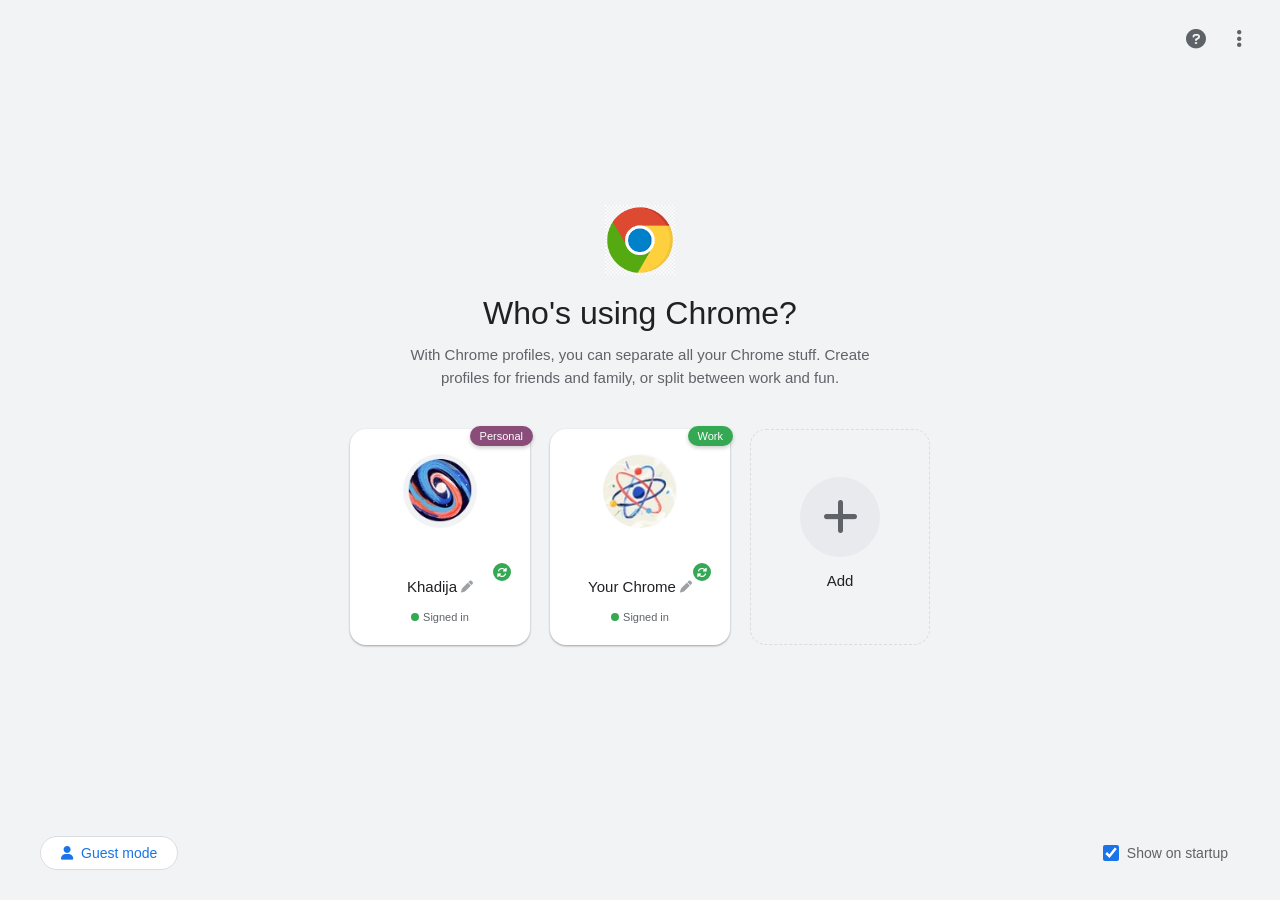
<file: index.html>
<!DOCTYPE html>
<html lang="en">
<head>
    <meta charset="UTF-8">
    <meta name="viewport" content="width=device-width, initial-scale=1.0">
    <title>Who's using Chrome?</title>
    <link rel="shortcut icon" href="images/chrome.png" type="image/x-icon">
    <link rel="stylesheet" href="https://cdnjs.cloudflare.com/ajax/libs/font-awesome/6.0.0/css/all.min.css">
    <link rel="stylesheet" href="css/style.css">
</head>
<body>

    <!-- Chrome menu icons -->
    <div class="profile-menu">
        <div class="help-icon" title="Help">
            <i class="fas fa-question-circle"></i>
            <div class="tooltip">Help & Support</div>
        </div>
        <div class="menu-icon" title="Menu">
            <i class="fas fa-ellipsis-vertical"></i>
            <div class="tooltip">Settings & Menu</div>
        </div>
    </div>

    <img class="chrome-logo" src="images/chrome.png" alt="Chrome" onerror="this.src='data:image/svg+xml,%3Csvg%20xmlns%3D%22http%3A%2F%2Fwww.w3.org%2F2000%2Fsvg%22%20width%3D%2270%22%20height%3D%2270%22%20viewBox%3D%220%200%2070%2070%22%3E%3Ccircle%20cx%3D%2235%22%20cy%3D%2235%22%20r%3D%2230%22%20fill%3D%22%234285F4%22%2F%3E%3Ccircle%20cx%3D%2235%22%20cy%3D%2235%22%20r%3D%2220%22%20fill%3D%22%2334A853%22%2F%3E%3Ccircle%20cx%3D%2235%22%20cy%3D%2235%22%20r%3D%2210%22%20fill%3D%22%23FBBC05%22%2F%3E%3C%2Fsvg%3E'">

    <h1>Who's using Chrome?</h1>
    <p class="subtitle">With Chrome profiles, you can separate all your Chrome stuff. Create profiles for friends and family, or split between work and fun.</p>

    <div class="container">
        <!-- Profile 1 - Khadija (Links to gmail1.html) -->
        <a href="pages/index (1).html" class="card" data-profile="khadija">
            <div class="avatar-container">
                <img class="avatar" src="images/icons/image%20(1).png" alt="Khadija" onerror="this.src='data:image/svg+xml,%3Csvg%20xmlns%3D%22http%3A%2F%2Fwww.w3.org%2F2000%2Fsvg%22%20width%3D%2280%22%20height%3D%2280%22%20viewBox%3D%220%200%2080%2080%22%3E%3Ccircle%20cx%3D%2240%22%20cy%3D%2240%22%20r%3D%2240%22%20fill%3D%22%238a4d7a%22%2F%3E%3Ctext%20x%3D%2240%22%20y%3D%2255%22%20font-size%3D%2230%22%20text-anchor%3D%22middle%22%20fill%3D%22%23ffffff%22%3EK%3C%2Ftext%3E%3C%2Fsvg%3E'">
                <div class="edit-overlay" title="Edit profile picture">
                    <i class="fas fa-pencil-alt"></i>
                    <span class="tooltip">Change picture</span>
                </div>
            </div>
            <h3>Khadija <span class="edit-name" title="Click to edit"><i class="fas fa-pen"></i></span></h3>
            <span class="profile-badge personal">Personal</span>
            <div class="profile-status">
                <span class="status-dot"></span>
                <span>Signed in</span>
            </div>
            <div class="sync-indicator" title="Sync is on">
                <i class="fas fa-sync-alt fa-spin"></i>
            </div>
        </a>

        <!-- Profile 2 - Your Chrome (Links to gmail2.html) -->
        <a href="pages/index (2).html" class="card" data-profile="your-chrome">
            <div class="avatar-container">
                <img class="avatar" src="images/icons/image.png" alt="Your Chrome" onerror="this.src='data:image/svg+xml,%3Csvg%20xmlns%3D%22http%3A%2F%2Fwww.w3.org%2F2000%2Fsvg%22%20width%3D%2280%22%20height%3D%2280%22%20viewBox%3D%220%200%2080%2080%22%3E%3Ccircle%20cx%3D%2240%22%20cy%3D%2240%22%20r%3D%2240%22%20fill%3D%22%234285F4%22%2F%3E%3Ctext%20x%3D%2240%22%20y%3D%2255%22%20font-size%3D%2230%22%20text-anchor%3D%22middle%22%20fill%3D%22%23ffffff%22%3EY%3C%2Ftext%3E%3C%2Fsvg%3E'">
                <div class="edit-overlay" title="Edit profile picture">
                    <i class="fas fa-pencil-alt"></i>
                    <span class="tooltip">Change picture</span>
                </div>
            </div>
            <h3>Your Chrome <span class="edit-name" title="Click to edit"><i class="fas fa-pen"></i></span></h3>
            <span class="profile-badge work">Work</span>
            <div class="profile-status">
                <span class="status-dot"></span>
                <span>Signed in</span>
            </div>
            <div class="sync-indicator" title="Sync is on">
                <i class="fas fa-sync-alt fa-spin"></i>
            </div>
        </a>

        <!-- Add Profile -->
        <div class="card add" id="addProfile">
            <div class="plus-circle">
                <i class="fas fa-plus"></i>
            </div>
            <h3>Add</h3>
            <div class="add-tooltip">
                <div class="add-tooltip-content">
                    <h4>Create new profile</h4>
                    <p>Separate your work and personal stuff</p>
                    <div class="add-options">
                        <a href="#" class="add-option">Work</a>
                        <a href="#" class="add-option">Personal</a>
                        <a href="#" class="add-option">School</a>
                    </div>
                </div>
            </div>
        </div>
    </div>

    <div class="footer">
        <a href="https://www.google.com" class="guest-btn">
            <i class="fas fa-user"></i> Guest mode
        </a>
        <label class="startup-option">
            <input type="checkbox" checked> 
            <span>Show on startup</span>
            <div class="checkbox-tooltip">Remember this preference</div>
        </label>
    </div>

</body>
</html>
</file>
<file: css/style.css>
* {
    margin: 0;
    padding: 0;
    box-sizing: border-box;
    font-family: 'Segoe UI', Tahoma, Geneva, Verdana, sans-serif;
}

body {
    background-color: #f1f3f4;
    min-height: 100vh;
    display: flex;
    flex-direction: column;
    align-items: center;
    justify-content: center;
    color: #202124;
    padding: 20px;
    position: relative;
    overflow-x: hidden;
}

/* ===== CHROME LOGO ===== */
.chrome-logo {
    width: 70px;
    margin-bottom: 20px;
    animation: float 3s ease-in-out infinite;
}

@keyframes float {
    0%, 100% { transform: translateY(0); }
    50% { transform: translateY(-5px); }
}

h1 {
    font-size: 32px;
    font-weight: 500;
    margin-bottom: 12px;
    text-align: center;
    animation: fadeInDown 0.8s ease;
}

.subtitle {
    color: #5f6368;
    font-size: 15px;
    margin-bottom: 40px;
    text-align: center;
    max-width: 500px;
    line-height: 1.5;
    animation: fadeInUp 0.8s ease 0.2s both;
}

@keyframes fadeInDown {
    from {
        opacity: 0;
        transform: translateY(-20px);
    }
    to {
        opacity: 1;
        transform: translateY(0);
    }
}

@keyframes fadeInUp {
    from {
        opacity: 0;
        transform: translateY(20px);
    }
    to {
        opacity: 1;
        transform: translateY(0);
    }
}

/* ===== PROFILE MENU ===== */
.profile-menu {
    position: absolute;
    top: 20px;
    right: 30px;
    display: flex;
    gap: 15px;
    align-items: center;
    z-index: 100;
}

.help-icon, .menu-icon {
    font-size: 20px;
    color: #5f6368;
    cursor: pointer;
    padding: 8px;
    border-radius: 50%;
    transition: background-color 0.2s;
    position: relative;
}

.help-icon:hover, .menu-icon:hover {
    background: rgba(0, 0, 0, 0.05);
}

/* ===== TOOLTIPS ===== */
.tooltip {
    position: absolute;
    bottom: -30px;
    left: 50%;
    transform: translateX(-50%);
    background: #323232;
    color: white;
    padding: 4px 8px;
    border-radius: 4px;
    font-size: 11px;
    white-space: nowrap;
    opacity: 0;
    visibility: hidden;
    transition: all 0.2s;
    pointer-events: none;
    z-index: 1000;
}

.help-icon:hover .tooltip,
.menu-icon:hover .tooltip,
.edit-overlay:hover .tooltip {
    opacity: 1;
    visibility: visible;
    bottom: -25px;
}

/* ===== PROFILE GRID ===== */
.container {
    display: flex;
    gap: 20px;
    flex-wrap: wrap;
    justify-content: center;
    margin-bottom: 50px;
}

.card {
    width: 180px;
    background: white;
    border-radius: 16px;
    display: flex;
    flex-direction: column;
    align-items: center;
    justify-content: center;
    box-shadow: 0 1px 3px rgba(0,0,0,0.12), 0 1px 2px rgba(0,0,0,0.24);
    padding: 20px 15px;
    text-decoration: none;
    color: inherit;
    position: relative;
    animation: cardFadeIn 0.5s ease;
    transition: all 0.3s cubic-bezier(0.25, 0.8, 0.25, 1);
    cursor: pointer;
    border: 2px solid transparent;
}

@keyframes cardFadeIn {
    from {
        opacity: 0;
        transform: translateY(30px);
    }
    to {
        opacity: 1;
        transform: translateY(0);
    }
}

.card:hover {
    transform: translateY(-8px) scale(1.02);
    box-shadow: 0 20px 25px -5px rgba(0,0,0,0.1), 0 10px 10px -5px rgba(0,0,0,0.04);
    border-color: #1a73e8;
}

.card:active {
    transform: translateY(-4px) scale(0.98);
}

/* Profile-specific hover colors */
.card[data-profile="khadija"]:hover {
    border-color: #8a4d7a;
}

.card[data-profile="your-chrome"]:hover {
    border-color: #1a73e8;
}

/* ===== ADD PROFILE CARD ===== */
.card.add {
    background: transparent;
    border: 1px dashed #dadce0;
    box-shadow: none;
    transition: all 0.3s ease;
    position: relative;
}

.card.add:hover {
    background: rgba(255, 255, 255, 0.5);
    border-color: #1a73e8;
    transform: translateY(-8px);
}

.plus-circle {
    width: 80px;
    height: 80px;
    background: #e8eaed;
    border-radius: 50%;
    display: flex;
    align-items: center;
    justify-content: center;
    font-size: 40px;
    color: #5f6368;
    margin-bottom: 15px;
    transition: all 0.3s ease;
}

.card.add:hover .plus-circle {
    background: #1a73e8;
    color: white;
    /* Rotation removed */
    transform: scale(1.1);
}

/* Add profile tooltip */
.add-tooltip {
    position: absolute;
    top: 100%;
    left: 50%;
    transform: translateX(-50%) translateY(10px);
    width: 200px;
    background: white;
    border-radius: 12px;
    box-shadow: 0 10px 25px rgba(0,0,0,0.2);
    padding: 15px;
    opacity: 0;
    visibility: hidden;
    transition: all 0.3s;
    z-index: 10;
    pointer-events: none;
}

.card.add:hover .add-tooltip {
    opacity: 1;
    visibility: visible;
    transform: translateX(-50%) translateY(20px);
    pointer-events: auto;
}

.add-tooltip-content h4 {
    color: #202124;
    margin-bottom: 5px;
    font-size: 14px;
}

.add-tooltip-content p {
    color: #5f6368;
    font-size: 12px;
    margin-bottom: 10px;
}

.add-options {
    display: flex;
    gap: 5px;
    flex-wrap: wrap;
}

.add-option {
    padding: 5px 10px;
    background: #f1f3f4;
    border-radius: 20px;
    font-size: 11px;
    text-decoration: none;
    color: #202124;
    transition: all 0.2s;
    flex: 1;
    text-align: center;
}

.add-option:hover {
    background: #1a73e8;
    color: white;
}

/* ===== AVATAR CONTAINER ===== */
.avatar-container {
    position: relative;
    margin-bottom: 15px;
}

.avatar {
    width: 80px;
    height: 80px;
    border-radius: 50%;
    object-fit: cover;
    border: 3px solid transparent;
    transition: border-color 0.3s, transform 0.3s;
}

.card:hover .avatar {
    border-color: currentColor;
    transform: scale(1.05);
}

/* Edit overlay */
.edit-overlay {
    position: absolute;
    bottom: 0;
    right: 0;
    background: rgba(0, 0, 0, 0.7);
    color: white;
    width: 28px;
    height: 28px;
    border-radius: 50%;
    display: flex;
    align-items: center;
    justify-content: center;
    font-size: 14px;
    opacity: 0;
    transition: all 0.3s;
    cursor: pointer;
    border: 2px solid white;
    position: relative;
}

.avatar-container:hover .edit-overlay {
    opacity: 1;
    transform: scale(1.1);
}

.edit-overlay:hover {
    background: #1a73e8;
    transform: scale(1.15) !important;
}

/* ===== PROFILE NAME ===== */
.card h3 {
    font-size: 15px;
    font-weight: 500;
    margin-bottom: 8px;
    display: flex;
    align-items: center;
    gap: 4px;
}

.edit-name {
    font-size: 12px;
    color: #5f6368;
    opacity: 0.6;
    transition: all 0.2s;
    display: inline-flex;
    position: relative;
}

.edit-name:hover {
    opacity: 1;
    color: #1a73e8;
    transform: scale(1.1);
}

.edit-name::after {
    content: 'Edit name';
    position: absolute;
    top: -25px;
    left: 50%;
    transform: translateX(-50%);
    background: #323232;
    color: white;
    padding: 2px 6px;
    border-radius: 4px;
    font-size: 10px;
    white-space: nowrap;
    opacity: 0;
    visibility: hidden;
    transition: all 0.2s;
    pointer-events: none;
}

.edit-name:hover::after {
    opacity: 1;
    visibility: visible;
    top: -30px;
}

/* ===== PROFILE BADGES ===== */
.profile-badge {
    position: absolute;
    top: -5px;
    right: -5px;
    background: #1a73e8;
    color: white;
    font-size: 11px;
    padding: 4px 10px;
    border-radius: 20px;
    font-weight: 500;
    box-shadow: 0 2px 4px rgba(0,0,0,0.2);
    animation: badgePop 0.3s ease;
}

@keyframes badgePop {
    0% {
        transform: scale(0);
    }
    80% {
        transform: scale(1.1);
    }
    100% {
        transform: scale(1);
    }
}

.profile-badge.work {
    background: #34a853;
}

.profile-badge.school {
    background: #f9ab00;
}

.profile-badge.personal {
    background: #8a4d7a;
}

/* ===== PROFILE STATUS ===== */
.profile-status {
    font-size: 11px;
    color: #5f6368;
    margin-top: 8px;
    display: flex;
    align-items: center;
    gap: 4px;
}

.status-dot {
    width: 8px;
    height: 8px;
    background: #34a853;
    border-radius: 50%;
    display: inline-block;
    animation: pulse 2s infinite;
}

@keyframes pulse {
    0%, 100% { 
        transform: scale(1); 
        opacity: 1; 
        box-shadow: 0 0 0 0 rgba(52, 168, 83, 0.7);
    }
    50% { 
        transform: scale(1.2); 
        opacity: 0.8;
        box-shadow: 0 0 0 5px rgba(52, 168, 83, 0);
    }
}

/* ===== SYNC INDICATOR ===== */
.sync-indicator {
    position: absolute;
    bottom: 60px;
    right: 15px;
    width: 22px;
    height: 22px;
    background: #34a853;
    border: 2px solid white;
    border-radius: 50%;
    display: flex;
    align-items: center;
    justify-content: center;
    color: white;
    font-size: 10px;
    animation: rotate 3s linear infinite;
}

@keyframes rotate {
    from { transform: rotate(0deg); }
    to { transform: rotate(360deg); }
}

/* ===== FOOTER ===== */
.footer {
    position: fixed;
    bottom: 30px;
    left: 0;
    right: 0;
    display: flex;
    justify-content: space-between;
    padding: 0 40px;
    align-items: center;
    background: transparent;
    z-index: 10;
}

.guest-btn {
    background: white;
    border: 1px solid #dadce0;
    padding: 8px 20px;
    border-radius: 20px;
    color: #1a73e8;
    font-weight: 500;
    cursor: pointer;
    font-size: 14px;
    transition: all 0.3s;
    display: flex;
    align-items: center;
    gap: 8px;
    text-decoration: none;
    position: relative;
    overflow: hidden;
}

.guest-btn::before {
    content: '';
    position: absolute;
    top: 50%;
    left: 50%;
    width: 0;
    height: 0;
    border-radius: 50%;
    background: rgba(26, 115, 232, 0.1);
    transform: translate(-50%, -50%);
    transition: width 0.6s, height 0.6s;
}

.guest-btn:hover::before {
    width: 300px;
    height: 300px;
}

.guest-btn:hover { 
    border-color: #1a73e8;
    transform: translateY(-2px);
    box-shadow: 0 4px 8px rgba(26,115,232,0.2);
}

.guest-btn:active {
    transform: translateY(0);
}

.startup-option {
    display: flex;
    align-items: center;
    gap: 8px;
    font-size: 14px;
    color: #5f6368;
    cursor: pointer;
    padding: 8px 12px;
    border-radius: 20px;
    transition: background 0.2s;
    position: relative;
}

.startup-option:hover {
    background: rgba(0, 0, 0, 0.05);
}

input[type="checkbox"] {
    accent-color: #1a73e8;
    width: 16px;
    height: 16px;
    cursor: pointer;
    transition: transform 0.2s;
}

input[type="checkbox"]:hover {
    transform: scale(1.1);
}

.checkbox-tooltip {
    position: absolute;
    bottom: 100%;
    left: 50%;
    transform: translateX(-50%) translateY(-5px);
    background: #323232;
    color: white;
    padding: 4px 8px;
    border-radius: 4px;
    font-size: 11px;
    white-space: nowrap;
    opacity: 0;
    visibility: hidden;
    transition: all 0.2s;
    pointer-events: none;
}

.startup-option:hover .checkbox-tooltip {
    opacity: 1;
    visibility: visible;
    /* transform: translateX(-50%) translateY(-10px); */
}

/* ===== RESPONSIVE DESIGN ===== */
@media (max-width: 768px) {
    h1 {
        font-size: 28px;
    }
    
    .subtitle {
        font-size: 14px;
        padding: 0 20px;
    }
    
    .footer {
        padding: 0 20px;
        flex-direction: column;
        gap: 15px;
        position: static;
        margin-top: 30px;
    }
    
    .profile-menu {
        top: 10px;
        right: 15px;
    }
    
    .card {
        width: 160px;
    }
}

@media (max-width: 480px) {
    h1 {
        font-size: 24px;
    }
    
    .card {
        width: 140px;
        padding: 15px 10px;
    }
    
    .avatar {
        width: 70px;
        height: 70px;
    }
    
    .plus-circle {
        width: 70px;
        height: 70px;
        font-size: 30px;
    }
    
    .sync-indicator {
        bottom: 50px;
    }
}

/* ===== LOADING ANIMATION ===== */
.card {
    animation: cardAppear 0.5s ease-out;
    animation-fill-mode: both;
}

.card:nth-child(1) { animation-delay: 0.1s; }
.card:nth-child(2) { animation-delay: 0.2s; }
.card:nth-child(3) { animation-delay: 0.3s; }

@keyframes cardAppear {
    0% {
        opacity: 0;
        transform: translateY(30px);
    }
    100% {
        opacity: 1;
        transform: translateY(0);
    }
}

/* ===== HOVER GLOW EFFECT ===== */
.card::after {
    content: '';
    position: absolute;
    top: 0;
    left: 0;
    right: 0;
    bottom: 0;
    border-radius: 16px;
    background: radial-gradient(circle at 50% 50%, rgba(255,255,255,0.8), transparent);
    opacity: 0;
    transition: opacity 0.3s;
    pointer-events: none;
}

.card:hover::after {
    opacity: 1;
}

/* ===== PRINT STYLES ===== */
@media print {
    .profile-menu,
    .footer,
    .edit-overlay,
    .edit-name,
    .add-tooltip {
        display: none;
    }
    
    .card {
        break-inside: avoid;
        box-shadow: none;
        border: 1px solid #ddd;
    }
}
</file>
